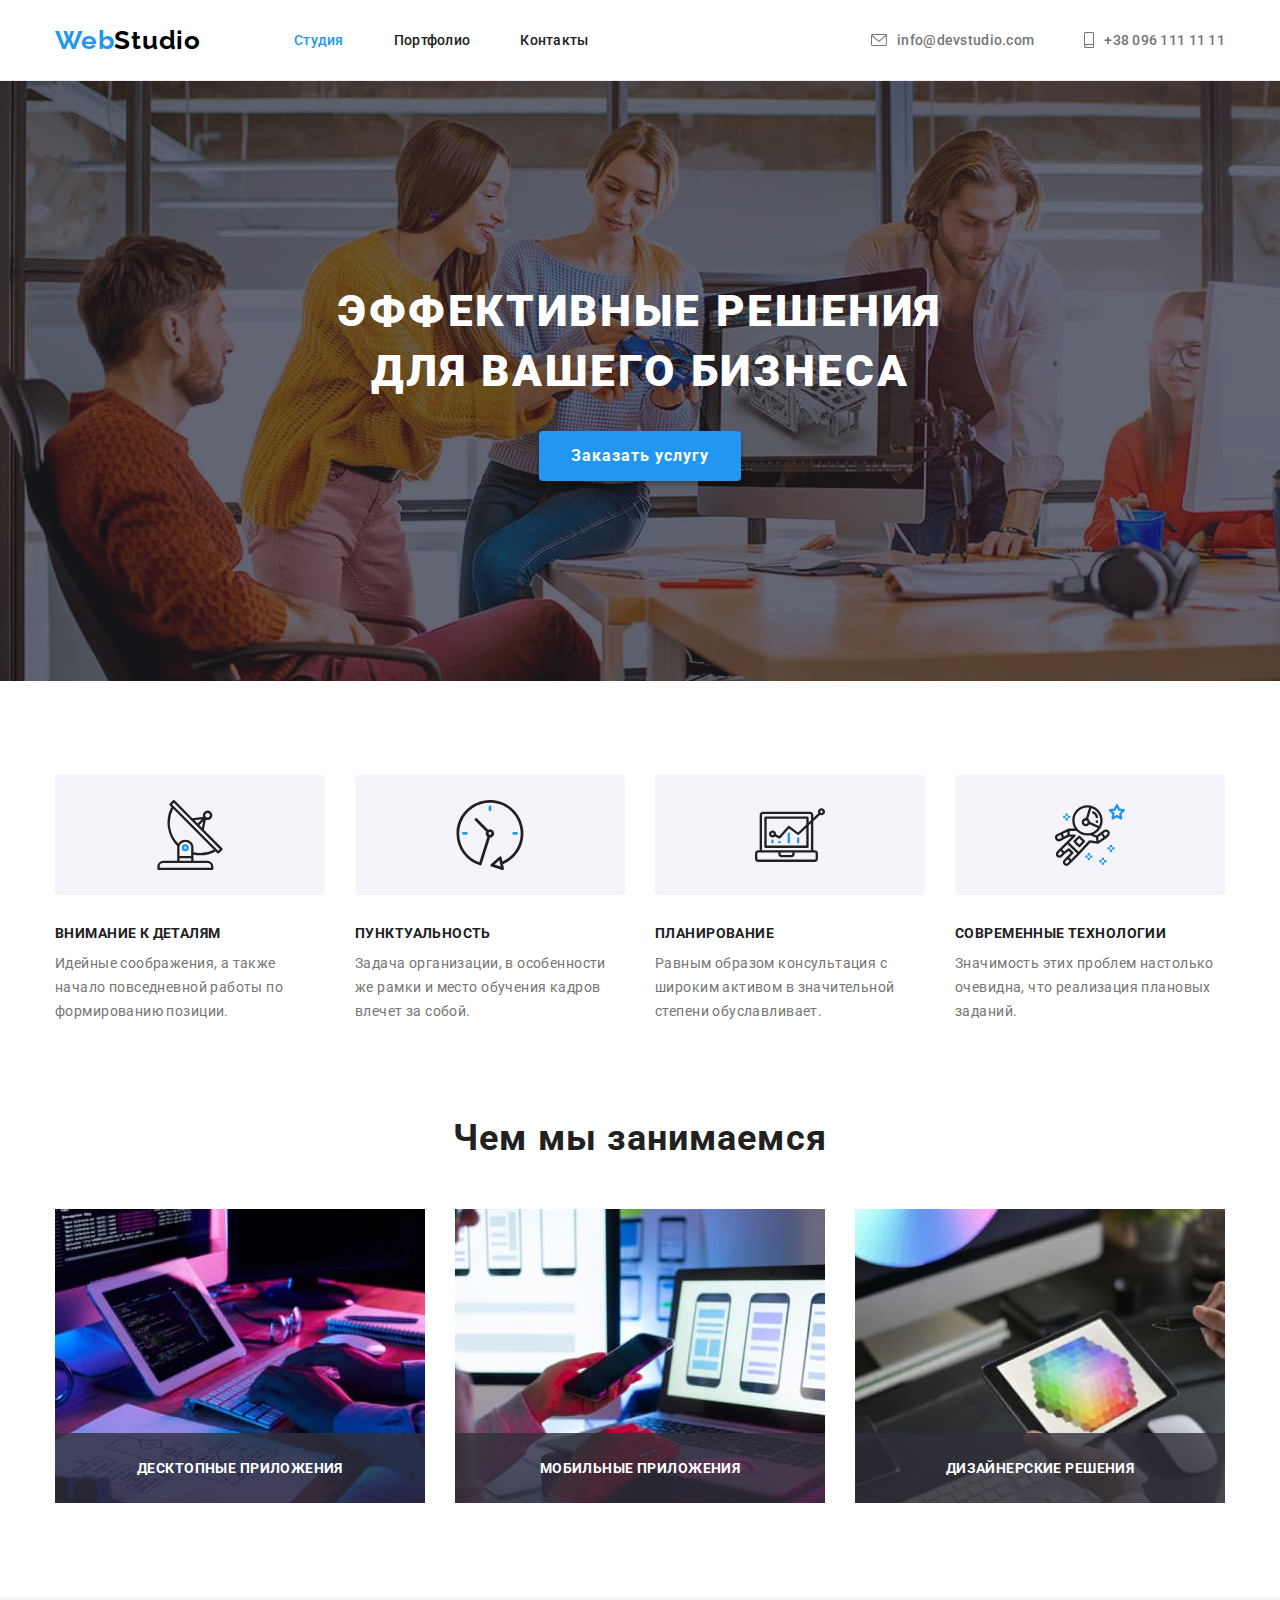
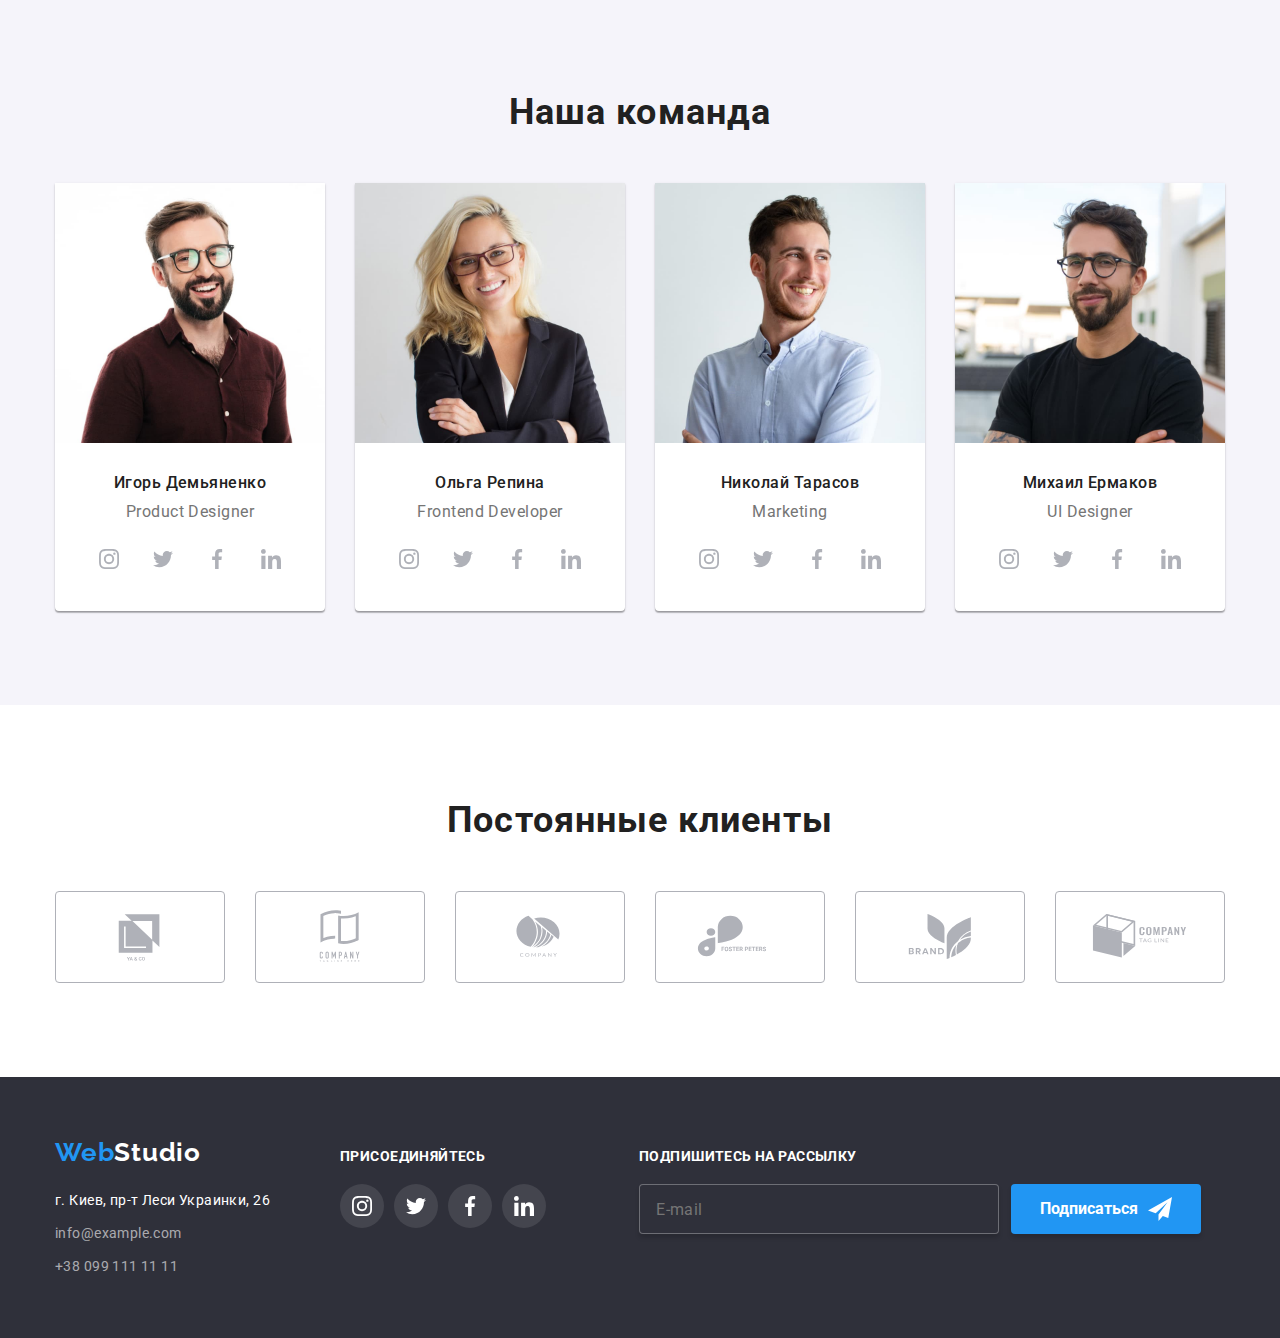
<file: index.html>
<!DOCTYPE html>
<html lang="ru">
  <head>
    <meta charset="UTF-8" />
    <meta http-equiv="X-UA-Compatible" content="IE=edge" />
    <meta name="viewport" content="width=device-width, initial-scale=1.0" />
    <title>Студія</title>
    <link rel="preconnect" href="https://fonts.googleapis.com" />
    <link rel="preconnect" href="https://fonts.gstatic.com" crossorigin />
    <link
      href="https://fonts.googleapis.com/css2?family=Raleway:wght@700&family=Roboto:wght@400;500;700;900&display=swap"
      rel="stylesheet"
    />
    <link
      rel="stylesheet"
      href="https://cdn.jsdelivr.net/npm/modern-normalize@1.1.0/modern-normalize.min.css"
    />
    <link rel="stylesheet" href="./css/main.min.css" />
  </head>
  <body>
    <!--HEADER-->
    <header class="page-header">
      <div class="container page-header__container">
        <nav class="page-nav">
          <a class="logo page-header__logo" href="./index.html" lang="en"
            >Web<span class="logo-black">Studio</span></a
          >
          <ul class="menu">
            <li class="menu__item">
              <a class="menu__link menu__link_current" href="./index.html"
                >Студия</a
              >
            </li>
            <li class="menu__item">
              <a class="menu__link" href="./portfolio.html">Портфолио</a>
            </li>
            <li class="menu__item">
              <a class="menu__link" href="">Контакты</a>
            </li>
          </ul>
        </nav>
        <ul class="contacts">
          <li class="contacts__item">
            <a class="contacts__mail" href="mailto:info@devstudio.com"
              >info@devstudio.com
              <svg class="contacts__icon" width="16" height="12">
                <use href="./images/sprite_opt.svg#icon-envelope"></use>
              </svg>
            </a>
          </li>
          <li class="contacts__item">
            <a class="contacts__phone" href="tel:+38961111111"
              >+38 096 111 11 11
              <svg class="contacts__icon" width="10" height="16">
                <use href="./images/sprite_opt.svg#icon-smartphone"></use>
              </svg>
            </a>
          </li>
        </ul>
      </div>
    </header>
    <main>
      <!--HERO-->
      <section class="page-hero">
        <div class="container">
          <h1 class="main-title">Эффективные решения для вашего бизнеса</h1>
          <button class="modal-btn" type="button" data-modal-open>
            Заказать услугу
          </button>
        </div>
      </section>
      <!--ADVANTAGES-->
      <section class="advantages-section section">
        <div class="container">
          <h2 class="visually-hidden">Наши преимущества</h2>
          <ul class="page-advantages-container">
            <li class="advantages-card">
              <a class="advantages-list-link" href="">
                <svg class="advantages-list-icon" width="70" height="70">
                  <use href="./images/sprite_opt.svg#icon-antenna"></use>
                </svg>
              </a>
              <h3 class="title-advantages">Внимание к деталям</h3>
              <p class="description-advantages">
                Идейные соображения, а также начало повседневной работы по
                формированию позиции.
              </p>
            </li>
            <li class="advantages-card">
              <a class="advantages-list-link" href="">
                <svg class="advantages-list-icon" width="70" height="70">
                  <use href="./images/sprite_opt.svg#icon-clock"></use>
                </svg>
              </a>
              <h3 class="title-advantages">Пунктуальность</h3>
              <p class="description-advantages">
                Задача организации, в особенности же рамки и место обучения
                кадров влечет за собой.
              </p>
            </li>
            <li class="advantages-card">
              <a class="advantages-list-link" href="">
                <svg class="advantages-list-icon" width="70" height="70">
                  <use href="./images/sprite_opt.svg#icon-diagram"></use>
                </svg>
              </a>
              <h3 class="title-advantages">Планирование</h3>
              <p class="description-advantages">
                Равным образом консультация с широким активом в значительной
                степени обуславливает.
              </p>
            </li>
            <li class="advantages-card">
              <a class="advantages-list-link" href="">
                <svg class="advantages-list-icon" width="70" height="70">
                  <use href="./images/sprite_opt.svg#icon-astronaut"></use>
                </svg>
              </a>
              <h3 class="title-advantages">Современные технологии</h3>
              <p class="description-advantages">
                Значимость этих проблем настолько очевидна, что реализация
                плановых заданий.
              </p>
            </li>
          </ul>
        </div>
      </section>
      <!--WORK-->
      <section class="work-section section">
        <div class="container">
          <h2 class="section-title">Чем мы занимаемся</h2>
          <ul class="page-work-container">
            <li class="product-work">
              <img
                src="./images/about/img-type.jpg"
                alt="Разрабатываем"
                width="370"
                height="294"
              />
              <div class="title-product">
                <p class="title-product-work">Десктопные приложения</p>
              </div>
            </li>
            <li class="product-work">
              <img
                src="./images/about/img-phone.jpg"
                alt="Адаптируем"
                width="370"
                height="294"
              />
              <div class="title-product">
                <p class="title-product-work">Мобильные приложения</p>
              </div>
            </li>
            <li class="product-work">
              <img
                src="./images/about/img-color.jpg"
                alt="Подбираем дизайн"
                width="370"
                height="294"
              />
              <div class="title-product">
                <p class="title-product-work">Дизайнерские решения</p>
              </div>
            </li>
          </ul>
        </div>
      </section>
      <!--EMPLOYEES-->
      <section class="employees-section section">
        <div class="container">
          <h2 class="section-title">Наша команда</h2>
          <ul class="page-employees-container">
            <li class="employees-card">
              <img
                src="./images/employees/img-igordemjanenko.jpg"
                alt="Игорь Демьяненко"
                width="270"
                height="260"
              />
              <div class="employees-card-content-wrapper">
                <h3 class="employees-name">Игорь Демьяненко</h3>
                <p class="employees-job" lang="en">Product Designer</p>
                <ul class="employees-social-list list">
                  <li class="social-item">
                    <a href="" class="employees-social-link">
                      <svg class="employees-social-icon" width="20" height="20">
                        <use
                          href="./images/sprite_opt.svg#icon-instagram"
                        ></use>
                      </svg>
                    </a>
                  </li>
                  <li class="social-item">
                    <a href="" class="employees-social-link">
                      <svg class="employees-social-icon" width="20" height="20">
                        <use href="./images/sprite_opt.svg#icon-twitter"></use>
                      </svg>
                    </a>
                  </li>
                  <li class="social-item">
                    <a href="" class="employees-social-link">
                      <svg class="employees-social-icon" width="20" height="20">
                        <use href="./images/sprite_opt.svg#icon-facebook"></use>
                      </svg>
                    </a>
                  </li>
                  <li class="social-item">
                    <a href="" class="employees-social-link">
                      <svg class="employees-social-icon" width="20" height="20">
                        <use href="./images/sprite_opt.svg#icon-linkedin"></use>
                      </svg>
                    </a>
                  </li>
                </ul>
              </div>
            </li>
            <li class="employees-card">
              <img
                src="./images/employees/img-olgarepina.jpg"
                alt="Ольга Репина"
                width="270"
                height="260"
              />
              <div class="employees-card-content-wrapper">
                <h3 class="employees-name">Ольга Репина</h3>
                <p class="employees-job" lang="en">Frontend Developer</p>
                <ul class="employees-social-list list">
                  <li class="social-item">
                    <a href="" class="employees-social-link">
                      <svg class="employees-social-icon" width="20" height="20">
                        <use
                          href="./images/sprite_opt.svg#icon-instagram"
                        ></use>
                      </svg>
                    </a>
                  </li>
                  <li class="social-item">
                    <a href="" class="employees-social-link">
                      <svg class="employees-social-icon" width="20" height="20">
                        <use href="./images/sprite_opt.svg#icon-twitter"></use>
                      </svg>
                    </a>
                  </li>
                  <li class="social-item">
                    <a href="" class="employees-social-link">
                      <svg class="employees-social-icon" width="20" height="20">
                        <use href="./images/sprite_opt.svg#icon-facebook"></use>
                      </svg>
                    </a>
                  </li>
                  <li class="social-item">
                    <a href="" class="employees-social-link">
                      <svg class="employees-social-icon" width="20" height="20">
                        <use href="./images/sprite_opt.svg#icon-linkedin"></use>
                      </svg>
                    </a>
                  </li>
                </ul>
              </div>
            </li>
            <li class="employees-card">
              <img
                src="./images/employees/img-nikolaytarasov.jpg"
                alt="Николай Тарасов"
                width="270"
                height="260"
              />
              <div class="employees-card-content-wrapper">
                <h3 class="employees-name">Николай Тарасов</h3>
                <p class="employees-job" lang="en">Marketing</p>
                <ul class="employees-social-list list">
                  <li class="social-item">
                    <a href="" class="employees-social-link">
                      <svg class="employees-social-icon" width="20" height="20">
                        <use
                          href="./images/sprite_opt.svg#icon-instagram"
                        ></use>
                      </svg>
                    </a>
                  </li>
                  <li class="social-item">
                    <a href="" class="employees-social-link">
                      <svg class="employees-social-icon" width="20" height="20">
                        <use href="./images/sprite_opt.svg#icon-twitter"></use>
                      </svg>
                    </a>
                  </li>
                  <li class="social-item">
                    <a href="" class="employees-social-link">
                      <svg class="employees-social-icon" width="20" height="20">
                        <use href="./images/sprite_opt.svg#icon-facebook"></use>
                      </svg>
                    </a>
                  </li>
                  <li class="social-item">
                    <a href="" class="employees-social-link">
                      <svg class="employees-social-icon" width="20" height="20">
                        <use href="./images/sprite_opt.svg#icon-linkedin"></use>
                      </svg>
                    </a>
                  </li>
                </ul>
              </div>
            </li>
            <li class="employees-card">
              <img
                src="./images/employees/img-mihailermakov.jpg"
                alt="Михаил Ермаков"
                width="270"
                height="260"
              />
              <div class="employees-card-content-wrapper">
                <h3 class="employees-name">Михаил Ермаков</h3>
                <p class="employees-job" lang="en">UI Designer</p>
                <ul class="employees-social-list list">
                  <li class="social-item">
                    <a href="" class="employees-social-link">
                      <svg class="employees-social-icon" width="20" height="20">
                        <use
                          href="./images/sprite_opt.svg#icon-instagram"
                        ></use>
                      </svg>
                    </a>
                  </li>
                  <li class="social-item">
                    <a href="" class="employees-social-link">
                      <svg class="employees-social-icon" width="20" height="20">
                        <use href="./images/sprite_opt.svg#icon-twitter"></use>
                      </svg>
                    </a>
                  </li>
                  <li class="social-item">
                    <a href="" class="employees-social-link">
                      <svg class="employees-social-icon" width="20" height="20">
                        <use href="./images/sprite_opt.svg#icon-facebook"></use>
                      </svg>
                    </a>
                  </li>
                  <li class="social-item">
                    <a href="" class="employees-social-link">
                      <svg class="employees-social-icon" width="20" height="20">
                        <use href="./images/sprite_opt.svg#icon-linkedin"></use>
                      </svg>
                    </a>
                  </li>
                </ul>
              </div>
            </li>
          </ul>
        </div>
      </section>
    </main>
    <!--CLIENTS-->
    <section class="section page-clients">
      <div class="container">
        <h2 class="section-title">Постоянные клиенты</h2>
        <ul class="list-clients">
          <li class="image-client">
            <a class="clients-list-link" href="">
              <svg class="client-icon" width="106" height="60">
                <use href="./images/sprite_opt.svg#icon-client-logo"></use>
              </svg>
            </a>
          </li>
          <li class="image-client">
            <a class="clients-list-link" href="">
              <svg class="client-icon" width="106" height="60">
                <use href="./images/sprite_opt.svg#icon-client-logo-1"></use>
              </svg>
            </a>
          </li>
          <li class="image-client">
            <a class="clients-list-link" href="">
              <svg class="client-icon" width="106" height="60">
                <use href="./images/sprite_opt.svg#icon-client-logo-2"></use>
              </svg>
            </a>
          </li>
          <li class="image-client">
            <a class="clients-list-link" href="">
              <svg class="client-icon" width="106" height="60">
                <use href="./images/sprite_opt.svg#icon-client-logo-3"></use>
              </svg>
            </a>
          </li>
          <li class="image-client">
            <a class="clients-list-link" href="">
              <svg class="client-icon" width="106" height="60">
                <use href="./images/sprite_opt.svg#icon-client-logo-4"></use>
              </svg>
            </a>
          </li>
          <li class="image-client">
            <a class="clients-list-link" href="">
              <svg class="client-icon" width="106" height="60">
                <use href="./images/sprite_opt.svg#icon-client-logo-5"></use>
              </svg>
            </a>
          </li>
        </ul>
      </div>
    </section>
    <!--FOOTER-->
    <footer class="page-footer">
      <div class="container page-footer__container">
        <div class="address-footer-wrap">
          <a class="page-footer__logo logo" href="./index.html" lang="en"
            >Web<span class="logo-white">Studio</span></a
          >
          <address>
            <ul>
              <li>
                <a
                  class="location"
                  href="https://goo.gl/maps/pXE2QNJU4stwtCro8"
                  target="_blank"
                  rel="noopener noreferrer"
                  >г. Киев, пр-т Леси Украинки, 26</a
                >
              </li>
              <li>
                <a class="contact-mail-footer" href="mailto:info@example.com"
                  >info@example.com</a
                >
              </li>
              <li>
                <a class="contact-phone-number-footer" href="tel:+380991111111"
                  >+38 099 111 11 11</a
                >
              </li>
            </ul>
          </address>
        </div>
        <div>
          <p class="social-footer-wrap">присоединяйтесь</p>
          <ul class="social-footer-list list">
            <li class="social-footer-list__item">
              <a href="" class="social-footer-list__link">
                <svg class="social-footer-list__icon" width="20" height="20">
                  <use href="./images/sprite_opt.svg#icon-instagram"></use>
                </svg>
              </a>
            </li>
            <li class="social-footer-list__item">
              <a href="" class="social-footer-list__link">
                <svg class="social-footer-list__icon" width="20" height="20">
                  <use href="./images/sprite_opt.svg#icon-twitter"></use>
                </svg>
              </a>
            </li>
            <li class="social-footer-list__item">
              <a href="" class="social-footer-list__link">
                <svg class="social-footer-list__icon" width="20" height="20">
                  <use href="./images/sprite_opt.svg#icon-facebook"></use>
                </svg>
              </a>
            </li>
            <li class="social-footer-list__item">
              <a href="" class="social-footer-list__link">
                <svg class="social-footer-list__icon" width="20" height="20">
                  <use href="./images/sprite_opt.svg#icon-linkedin"></use>
                </svg>
              </a>
            </li>
          </ul>
        </div>
        <form class="sign-modal-form">
          <label class="sign-mail-content">
            <span class="sign-mail-content__mail">Подпишитесь на рассылку</span>
            <input
              type="email"
              class="sign-mail-content__form"
              placeholder="E-mail"
              name="sign_user_mail"
              required
            />
          </label>
          <button type="submit" class="sign-form-button">
            Подписаться
            <svg class="sign-form-button__icon" width="24" height="24">
              <use href="./images/sprite_opt.svg#icon-sign_mail"></use>
            </svg>
          </button>
        </form>
      </div>
    </footer>
    <!--MODAL WINDOW-->
    <div class="backdrop is-hidden" data-modal>
      <div class="modal">
        <button type="button" class="modal-close-btn" data-modal-close>
          <svg class="modal-close-btn-icon" width="18" height="18">
            <use href="./images/sprite_opt.svg#icon-close-modal"></use>
          </svg>
        </button>
        <form class="modal-form">
          <p class="modal-form-title">
            Оставьте свои данные, мы вам перезвоним
          </p>
          <label class="modal-form-field">
            <span class="modal-form-input-descr">Имя</span>
            <span class="modal-form-input-wrapper">
              <input
                type="text"
                name="user_name"
                class="modal-form-input"
                required
                pattern="^[a-zA-Zа-яА-Я]+$"
                minlength="2"
              />
              <svg class="modal-form-input-icon" width="18" height="18">
                <use href="./images/sprite_opt.svg#icon-input-person"></use>
              </svg>
            </span>
          </label>
          <label class="modal-form-field">
            <span class="modal-form-input-descr">Телефон</span>
            <span class="modal-form-input-wrapper">
              <input
                type="tel"
                name="user_phone"
                class="modal-form-input"
                required
                pattern="[0-9]{3}-[0-9]{3}-[0-9]{2}-[0-9]{2}"
                title="xxx-xxx-xx-xx"
              />
              <svg class="modal-form-input-icon" width="18" height="18">
                <use href="./images/sprite_opt.svg#icon-input-phone"></use>
              </svg>
            </span>
          </label>
          <label class="modal-form-field">
            <span class="modal-form-input-descr">Почта</span>
            <span class="modal-form-input-wrapper">
              <input
                type="email"
                name="user_email"
                class="modal-form-input"
                required
                pattern="^[a-z0-9._%+-]+@[a-z0-9.-]+\.[a-z]{2,4}$"
              />
              <svg class="modal-form-input-icon" width="18" height="18">
                <use href="./images/sprite_opt.svg#icon-input-email"></use>
              </svg>
            </span>
          </label>
          <label class="modal-form-field">
            <span class="modal-form-input-descr">Комментарий</span>
            <textarea
              name="user_message"
              class="modal-form-message"
              placeholder="Введите текст"
            ></textarea>
          </label>
          <input
            id="user-policy"
            type="checkbox"
            name="user-policy"
            class="modal-form-check visually-hidden"
          />
          <label for="user-policy" class="modal-form-check-descr"
            >Соглашаюсь с рассылкой и принимаю&nbsp;<a
              href=""
              class="modal-form-check-descr-blue"
              >Условия договора
            </a>
          </label>
          <button type="submit" class="modal-form-submit">Отправить</button>
        </form>
      </div>
    </div>
    <script src="./js/modal.js"></script>
  </body>
</html>
</file>
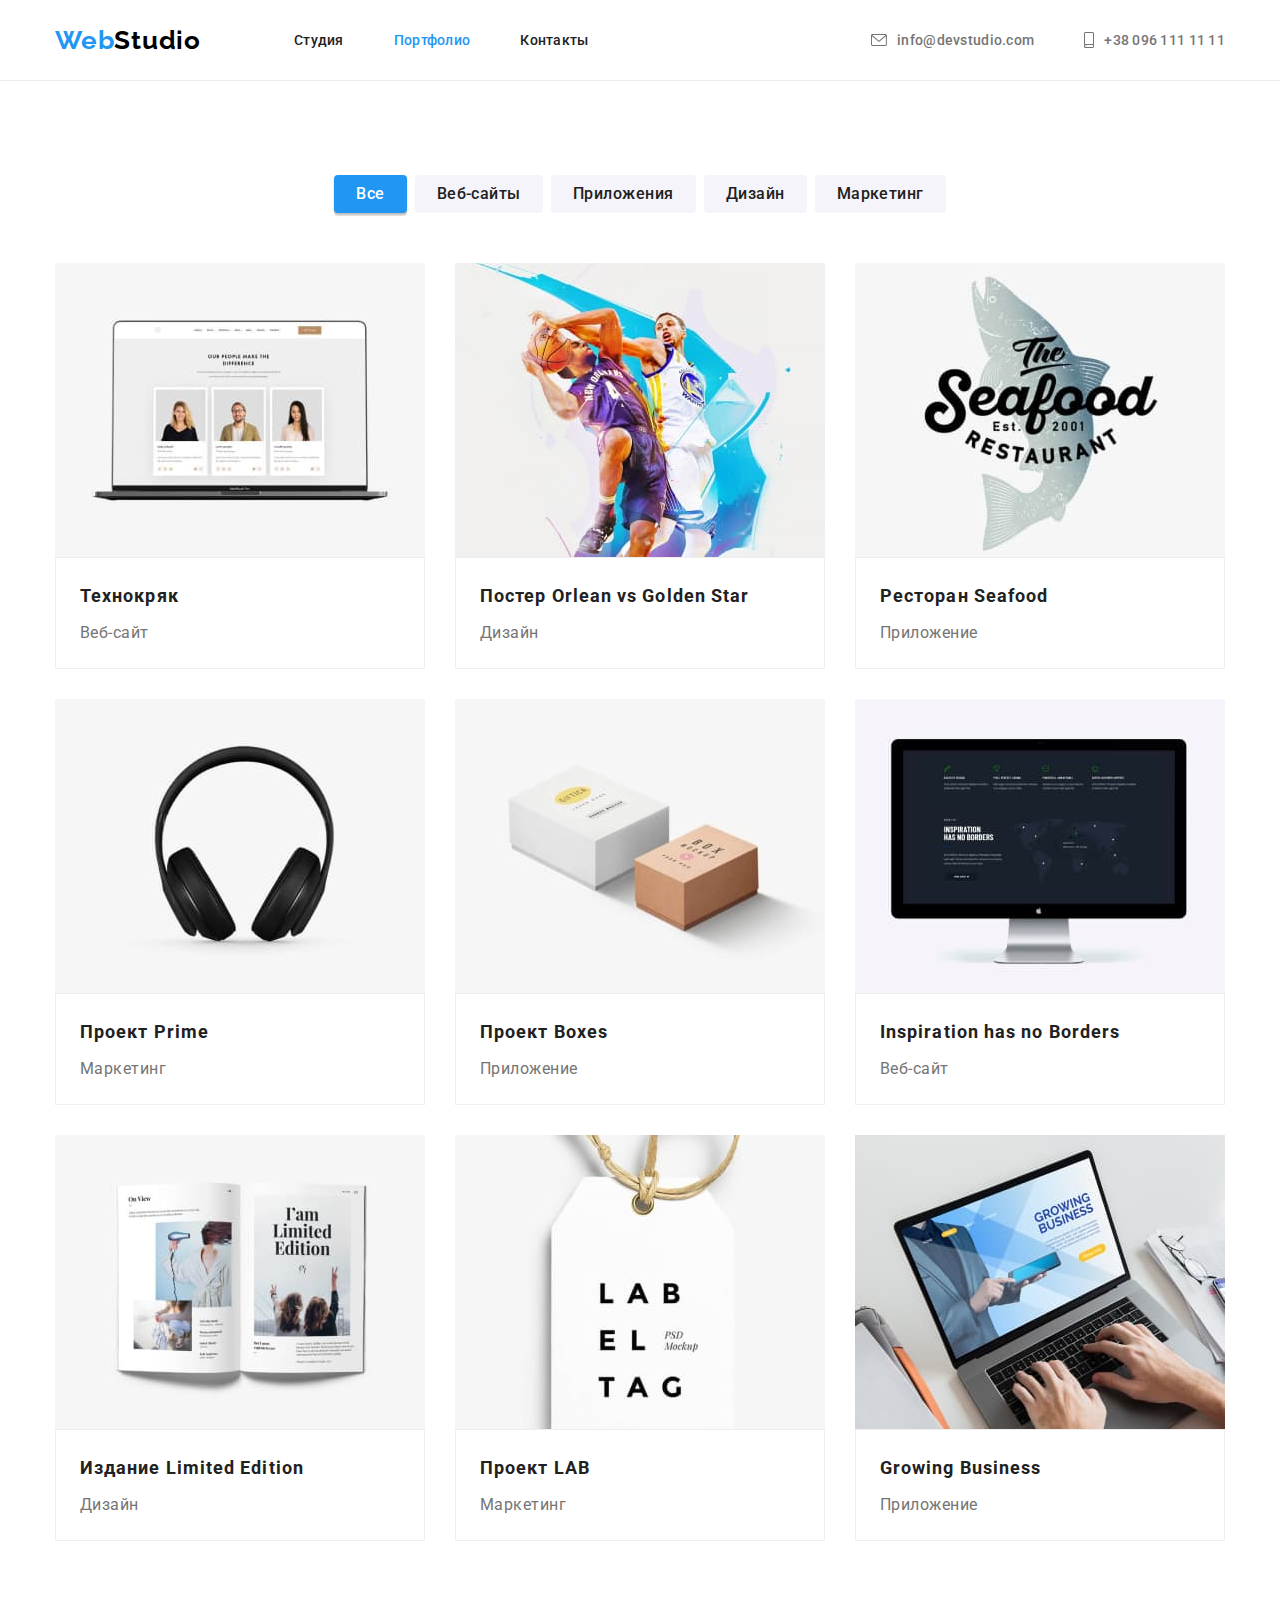
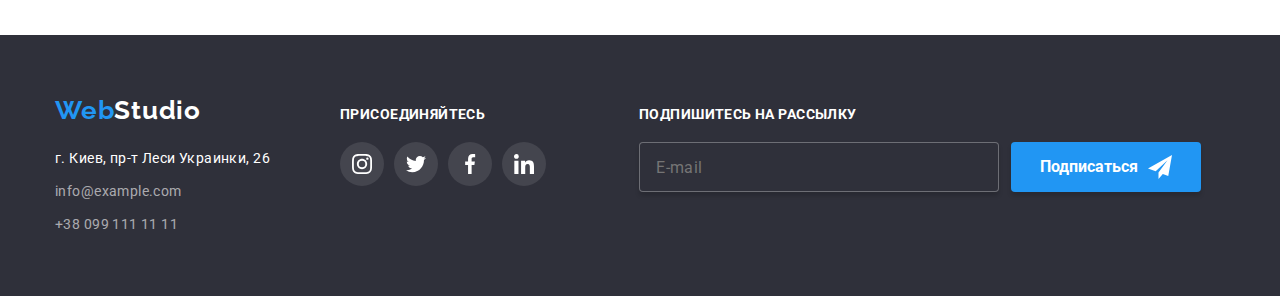
<file: portfolio.html>
<!DOCTYPE html>
<html lang="ru">
  <head>
    <meta charset="UTF-8" />
    <meta http-equiv="X-UA-Compatible" content="IE=edge" />
    <meta name="viewport" content="width=device-width, initial-scale=1.0" />
    <title>Портфоліо</title>
    <link rel="preconnect" href="https://fonts.googleapis.com" />
    <link rel="preconnect" href="https://fonts.gstatic.com" crossorigin />
    <link
      href="https://fonts.googleapis.com/css2?family=Raleway:wght@700&family=Roboto:wght@400;500;700;900&display=swap"
      rel="stylesheet"
    />
    <link
      rel="stylesheet"
      href="https://cdn.jsdelivr.net/npm/modern-normalize@1.1.0/modern-normalize.min.css"
    />
    <link rel="stylesheet" href="./css/main.min.css" />
  </head>
  <body>
    <!--HEADER-->
    <header class="page-header">
      <div class="container page-header__container">
        <nav class="page-nav">
          <a class="logo page-header__logo" href="./index.html" lang="en"
            >Web<span class="logo-black">Studio</span></a
          >
          <ul class="menu list">
            <li class="menu__item">
              <a class="menu__link" href="./index.html">Студия</a>
            </li>
            <li class="menu__item">
              <a class="menu__link menu__link_current" href="./portfolio.html"
                >Портфолио</a
              >
            </li>
            <li class="menu__item">
              <a class="menu__link" href="">Контакты</a>
            </li>
          </ul>
        </nav>
        <ul class="contacts">
          <li class="contacts__item">
            <a class="contacts__mail" href="mailto:info@devstudio.com"
              >info@devstudio.com
              <svg class="contacts__icon" width="16" height="12">
                <use href="./images/sprite_opt.svg#icon-envelope"></use>
              </svg>
            </a>
          </li>
          <li class="contacts__item">
            <a class="contacts__phone" href="tel:+38961111111"
              >+38 096 111 11 11
              <svg class="contacts__icon" width="10" height="16">
                <use href="./images/sprite_opt.svg#icon-smartphone"></use>
              </svg>
            </a>
          </li>
        </ul>
      </div>
    </header>
    <main>
      <!--HERO-->
      <section class="section">
        <div class="container">
          <h1 class="visually-hidden">Страница Портфолио</h1>
          <ul class="page-button-container">
            <li>
              <button class="modal-btn-portfolio button-current" type="button">
                Все
              </button>
            </li>
            <li>
              <button class="modal-btn-portfolio" type="button">
                Веб-сайты
              </button>
            </li>
            <li>
              <button class="modal-btn-portfolio" type="button">
                Приложения
              </button>
            </li>
            <li>
              <button class="modal-btn-portfolio" type="button">Дизайн</button>
            </li>
            <li>
              <button class="modal-btn-portfolio" type="button">
                Маркетинг
              </button>
            </li>
          </ul>
          <!--PROJECTS-->
          <h2 class="visually-hidden">Наши проекты</h2>
          <ul class="projects-foto projects-container">
            <li class="projects-card menu-projects-hover">
              <a class="menu-projects-description" href="">
                <div class="overlay-portfolio">
                  <img
                    src="./images/portfolio-projects/tehnokryak.jpg"
                    alt="Веб-сайт"
                    width="370"
                    height="294"
                  />
                  <p class="overlay-portfolio-content">
                    Ресурс предлагает комплексные предложения с разным уровнем
                    функционала и сервисов. Все это позволит посетителю получить
                    исчерпывающие сведения о компании или частном лице.
                  </p>
                </div>
                <div class="project-card-content-wrapper">
                  <h2 class="img-project">Технокряк</h2>
                  <p class="description-project">Веб-сайт</p>
                </div>
              </a>
            </li>
            <li class="projects-card menu-projects-hover">
              <a class="menu-projects-description" href="">
                <div class="overlay-portfolio">
                  <img
                    src="./images/portfolio-projects/poster-basket.jpg"
                    alt="Постер баскетбол"
                    width="370"
                    height="294"
                  />
                  <p class="overlay-portfolio-content">
                    Ресурс предлагает комплексные предложения с разным уровнем
                    функционала и сервисов. Все это позволит посетителю получить
                    исчерпывающие сведения о компании или частном лице.
                  </p>
                </div>
                <div class="project-card-content-wrapper">
                  <h2 class="img-project">
                    Постер<span lang="en"> Orlean vs Golden Star</span>
                  </h2>
                  <p class="description-project">Дизайн</p>
                </div>
              </a>
            </li>
            <li class="projects-card menu-projects-hover">
              <a class="menu-projects-description" href="">
                <div class="overlay-portfolio">
                  <img
                    src="./images/portfolio-projects/restorant-seafood.jpg"
                    alt="Ресторан"
                    width="370"
                    height="294"
                  />
                  <p class="overlay-portfolio-content">
                    Ресурс предлагает комплексные предложения с разным уровнем
                    функционала и сервисов. Все это позволит посетителю получить
                    исчерпывающие сведения о компании или частном лице.
                  </p>
                </div>
                <div class="project-card-content-wrapper">
                  <h2 class="img-project">
                    Ресторан<span lang="en"> Seafood</span>
                  </h2>
                  <p class="description-project">Приложение</p>
                </div>
              </a>
            </li>
            <li class="projects-card menu-projects-hover">
              <a class="menu-projects-description" href="">
                <div class="overlay-portfolio">
                  <img
                    src="./images/portfolio-projects/project-prime.jpg"
                    alt="Проект Prime"
                    width="370"
                    height="294"
                  />
                  <p class="overlay-portfolio-content">
                    Ресурс предлагает комплексные предложения с разным уровнем
                    функционала и сервисов. Все это позволит посетителю получить
                    исчерпывающие сведения о компании или частном лице.
                  </p>
                </div>
                <div class="project-card-content-wrapper">
                  <h2 class="img-project">
                    Проект<span lang="en"> Prime</span>
                  </h2>
                  <p class="description-project">Маркетинг</p>
                </div>
              </a>
            </li>
            <li class="projects-card menu-projects-hover">
              <a class="menu-projects-description" href="">
                <div class="overlay-portfolio">
                  <img
                    src="./images/portfolio-projects/project-boxes.jpg"
                    alt="Проект Boxes"
                    width="370"
                    height="294"
                  />
                  <p class="overlay-portfolio-content">
                    Ресурс предлагает комплексные предложения с разным уровнем
                    функционала и сервисов. Все это позволит посетителю получить
                    исчерпывающие сведения о компании или частном лице.
                  </p>
                </div>
                <div class="project-card-content-wrapper">
                  <h2 class="img-project">
                    Проект<span lang="en"> Boxes</span>
                  </h2>
                  <p class="description-project">Приложение</p>
                </div>
              </a>
            </li>
            <li class="projects-card menu-projects-hover">
              <a class="menu-projects-description" href="">
                <div class="overlay-portfolio">
                  <img
                    src="./images/portfolio-projects/inspiration.jpg"
                    alt="Веб-сайт"
                    width="370"
                    height="294"
                  />
                  <p class="overlay-portfolio-content">
                    Ресурс предлагает комплексные предложения с разным уровнем
                    функционала и сервисов. Все это позволит посетителю получить
                    исчерпывающие сведения о компании или частном лице.
                  </p>
                </div>
                <div class="project-card-content-wrapper">
                  <h2 class="img-project">
                    <span lang="en">Inspiration has no Borders</span>
                  </h2>
                  <p class="description-project">Веб-сайт</p>
                </div>
              </a>
            </li>
            <li class="projects-card menu-projects-hover">
              <a class="menu-projects-description" href="">
                <div class="overlay-portfolio">
                  <img
                    src="./images/portfolio-projects/limited-edition.jpg"
                    alt="Издание LE"
                    width="370"
                    height="294"
                  />
                  <p class="overlay-portfolio-content">
                    Ресурс предлагает комплексные предложения с разным уровнем
                    функционала и сервисов. Все это позволит посетителю получить
                    исчерпывающие сведения о компании или частном лице.
                  </p>
                </div>
                <div class="project-card-content-wrapper">
                  <h2 class="img-project">
                    Издание <span lang="en">Limited Edition</span>
                  </h2>
                  <p class="description-project">Дизайн</p>
                </div>
              </a>
            </li>
            <li class="projects-card menu-projects-hover">
              <a class="menu-projects-description" href="">
                <div class="overlay-portfolio">
                  <img
                    src="./images/portfolio-projects/project-lab.jpg"
                    alt="Проект LAB"
                    width="370"
                    height="294"
                  />
                  <p class="overlay-portfolio-content">
                    Ресурс предлагает комплексные предложения с разным уровнем
                    функционала и сервисов. Все это позволит посетителю получить
                    исчерпывающие сведения о компании или частном лице.
                  </p>
                </div>
                <div class="project-card-content-wrapper">
                  <h2 class="img-project">Проект<span lang="en"> LAB</span></h2>
                  <p class="description-project">Маркетинг</p>
                </div>
              </a>
            </li>
            <li class="projects-card menu-projects-hover">
              <a class="menu-projects-description" href="">
                <div class="overlay-portfolio">
                  <img
                    src="./images/portfolio-projects/growing-business.jpg"
                    alt="Приложение"
                    width="370"
                    height="294"
                  />
                  <p class="overlay-portfolio-content">
                    Ресурс предлагает комплексные предложения с разным уровнем
                    функционала и сервисов. Все это позволит посетителю получить
                    исчерпывающие сведения о компании или частном лице.
                  </p>
                </div>
                <div class="project-card-content-wrapper">
                  <h2 class="img-project">
                    <span lang="en">Growing Business</span>
                  </h2>
                  <p class="description-project">Приложение</p>
                </div>
              </a>
            </li>
          </ul>
        </div>
      </section>
    </main>
    <!--FOOTER-->
    <footer class="page-footer">
      <div class="container page-footer__container">
        <div class="address-footer-wrap">
          <a class="page-footer__logo logo" href="./index.html" lang="en"
            >Web<span class="logo-white">Studio</span></a
          >
          <address>
            <ul>
              <li>
                <a
                  class="location"
                  href="https://goo.gl/maps/pXE2QNJU4stwtCro8"
                  target="_blank"
                  rel="noopener noreferrer"
                  >г. Киев, пр-т Леси Украинки, 26</a
                >
              </li>
              <li>
                <a class="contact-mail-footer" href="mailto:info@example.com"
                  >info@example.com</a
                >
              </li>
              <li>
                <a class="contact-phone-number-footer" href="tel:+380991111111"
                  >+38 099 111 11 11</a
                >
              </li>
            </ul>
          </address>
        </div>
        <div>
          <p class="social-footer-wrap">присоединяйтесь</p>
          <ul class="social-footer-list list">
            <li class="social-footer-list__item">
              <a href="" class="social-footer-list__link">
                <svg class="social-footer-list__icon" width="20" height="20">
                  <use href="./images/sprite_opt.svg#icon-instagram"></use>
                </svg>
              </a>
            </li>
            <li class="social-footer-list__item">
              <a href="" class="social-footer-list__link">
                <svg class="social-footer-list__icon" width="20" height="20">
                  <use href="./images/sprite_opt.svg#icon-twitter"></use>
                </svg>
              </a>
            </li>
            <li class="social-footer-list__item">
              <a href="" class="social-footer-list__link">
                <svg class="social-footer-list__icon" width="20" height="20">
                  <use href="./images/sprite_opt.svg#icon-facebook"></use>
                </svg>
              </a>
            </li>
            <li class="social-footer-list__item">
              <a href="" class="social-footer-list__link">
                <svg class="social-footer-list__icon" width="20" height="20">
                  <use href="./images/sprite_opt.svg#icon-linkedin"></use>
                </svg>
              </a>
            </li>
          </ul>
        </div>
        <form class="sign-modal-form">
          <label class="sign-mail-content">
            <span class="sign-mail-content__mail">Подпишитесь на рассылку</span>
            <input
              type="email"
              class="sign-mail-content__form"
              placeholder="E-mail"
              name="sign_user_mail"
              required
            />
          </label>
          <button type="submit" class="sign-form-button">
            Подписаться
            <svg class="sign-form-button__icon" width="24" height="24">
              <use href="./images/sprite_opt.svg#icon-sign_mail"></use>
            </svg>
          </button>
        </form>
      </div>
    </footer>
  </body>
</html>
</file>
<file: css/main.min.css>
:root{--primary-font: "Roboto", sans-serif;--secondary-font: "Raleway", sans-serif;--primary-text-color-theme-light: #212121;--secondary-text-color-theme-light: #757575;--primary-text-color-theme-dark: #ffffff;--secondary-text-color-theme-dark: #ffffff99;--accent-color: #2196f3;--modal-btn-color-main: #188ce8;--modal-btn-color-portfolio: #f5f4fa;--section-background-color: #e5e5e5;--section-background-dark-color: #f5f4fa;--icon-color: #afb1b8;--transition-dur-and-func: 250ms cubic-bezier(0.4, 0, 0.2, 1)}.visually-hidden{position:absolute;width:1px;height:1px;padding:0;margin:-1px;overflow:hidden;clip:rect(0, 0, 0, 0);white-space:nowrap;border:0}.clients-list-link,.employees-social-link,.advantages-list-link,.social-footer-list__link,.contacts__item,.title-product,.modal-close-btn{display:flex;align-items:center;justify-content:center}.projects-foto,.page-button-container{display:flex;flex-wrap:wrap;justify-content:center}body{font-family:var(--primary-font);font-size:14px;color:var(--primary-text-color-theme-light);line-height:1.5;-webkit-font-smoothing:antialiased}html,body{height:100%}h1,h2,h3,h4,p{margin-top:0;margin-bottom:0;overflow-wrap:break-word}ul,ol{margin-top:0;margin-bottom:0;padding-left:0;list-style:none}img,svg{display:block;max-width:100%}address{font-style:normal}button{cursor:pointer}input,button,textarea{font:inherit}a{text-decoration:none}.link{text-decoration:none}.list{list-style:none}*,*::before,*::after{box-sizing:border-box;margin:0;padding:0}.section{padding-top:94px;padding-bottom:94px}.container{width:1200px;padding:0 15px;margin:0 auto}.modal-btn{min-width:200px;font-family:inherit;font-size:16px;font-weight:700;line-height:1.875;display:flex;align-items:center;text-align:center;letter-spacing:.06em;color:var(--primary-text-color-theme-dark);background-color:var(--accent-color);box-shadow:0px 4px 4px rgba(0,0,0,.25);border-radius:4px;border:none;padding:10px 32px;display:block;margin:0 auto}.modal-btn:hover,.modal-btn:focus{background-color:var(--modal-btn-color-main);color:var(--primary-text-color-theme-dark)}.modal-btn-portfolio{font-family:inherit;font-size:16px;font-weight:500;line-height:1.625;text-align:center;letter-spacing:.03em;color:var(--primary-text-color-theme-light);background:var(--modal-btn-color-portfolio);border-radius:4px;border:none;padding:6px 22px;display:block;margin:0 auto;transition:background-color var(--transition-dur-and-func),color var(--transition-dur-and-func)}.modal-btn-portfolio:hover,.modal-btn-portfolio:focus,.button-current{background-color:var(--accent-color);color:var(--primary-text-color-theme-dark);box-shadow:0px 3px 1px rgba(0,0,0,.1),0px 1px 2px rgba(0,0,0,.08),0px 2px 2px rgba(0,0,0,.12)}.modal{min-width:528px;min-height:581px;background-color:#fff;position:absolute;top:50%;left:50%;padding:40px;transform:translate(-50%, -50%);border-radius:4px;box-shadow:0px 2px 1px 0px rgba(0,0,0,.2);box-shadow:0px 1px 1px 0px rgba(0,0,0,.14);box-shadow:0px 1px 3px 0px rgba(0,0,0,.12);transition:box-shadow var(--transition-dur-and-func),transform var(--transition-dur-and-func)}.modal-close-btn{background-color:rgba(0,0,0,0);border:1px solid rgba(0,0,0,.1);padding:0;width:30px;height:30px;border-radius:50%;position:absolute;top:8px;right:8px;transition:border-color var(--transition-dur-and-func)}.modal-close-btn:hover,.modal-close-btn:focus{border-color:var(--accent-color)}.modal-close-btn-icon{transition:fill var(--transition-dur-and-func)}.modal-close-btn:hover .modal-close-btn-icon,.modal-close-btn:focus .modal-close-btn-icon{fill:var(--accent-color)}.modal-form{display:flex;flex-direction:column}.modal-form-title{font-size:20px;font-weight:700;line-height:1.15;letter-spacing:.03em;color:var(--primary-text-color-theme-light);margin-bottom:12px}.modal-form-input-wrapper{display:block;position:relative}.modal-form-field{margin-bottom:10px}.modal-form-input-descr{display:block;position:relative;font-size:12px;font-weight:400;line-height:1.1666666667;letter-spacing:.01em;margin-bottom:4px}.modal-form-input{width:100%;height:40px;border:1px solid rgba(33,33,33,.2);border-radius:4px;padding-left:42px;color:#000;transition:border-color var(--transition-dur-and-func),fill var(--transition-dur-and-func)}.modal-form-input:focus{outline:none;border-color:var(--accent-color)}.modal-form-input-icon{display:block;position:absolute;top:50%;left:12px;transform:translate(0, -50%)}.modal-form-input:focus+.modal-form-input-icon{fill:var(--accent-color)}.modal-form-message{resize:none;width:100%;height:120px;border:1px solid rgba(33,33,33,.2);border-radius:4px;padding:12px 16px;transition:border-color var(--transition-dur-and-func)}.modal-form-message:focus{outline:none;border-color:var(--accent-color)}.modal-form-message::placeholder{font-size:12px;font-weight:400;line-height:1.1666666667;font-size:14px;line-height:1.14;color:rgba(117,117,117,.5019607843)}.modal-form-check-descr{display:flex;align-items:center;font-size:14px;font-weight:400;line-height:1.7142857143;margin-bottom:30px}.modal-form-check-descr::before{display:block;content:"";width:16px;height:15px;border:1px solid var(--primary-text-color-theme-light);border-radius:4px;box-shadow:0px 4px 4px 0px rgba(0,0,0,.2509803922);cursor:pointer;margin-right:9px;margin-left:12px}.modal-form-check:checked+.modal-form-check-descr::before{background-color:var(--accent-color);background-image:url(../images/check-icon.svg);background-repeat:no-repeat;background-position:center;border-color:var(--accent-color)}.modal-form-check:focus+.modal-form-check-descr::before{outline:1px solid var(--accent-color)}.modal-form-check-descr-blue{color:var(--accent-color);border-bottom:1px solid var(--accent-color);line-height:1.15}.modal-form-submit{display:block;align-self:center;min-width:200px;color:var(--primary-text-color-theme-dark);font-size:16px;font-weight:700;line-height:1.875;align-items:center;text-align:center;letter-spacing:.06em;background-color:var(--accent-color);box-shadow:0px 4px 4px 0px rgba(0,0,0,.1490196078);border-radius:4px;padding:10px 55px;margin:0 auto;border:none;transition:background-color var(--transition-dur-and-func),color var(--transition-dur-and-func)}.modal-form-submit:hover,.modal-form-submit:focus{background-color:var(--modal-btn-color-main);color:var(--primary-text-color-theme-dark)}.backdrop{position:fixed;top:0;left:0;width:100%;height:100%;background-color:rgba(0,0,0,.2);transition:opacity var(--transition-dur-and-func)}.backdrop.is-hidden{visibility:hidden;opacity:0;pointer-events:none}.backdrop.is-hidden.modal{transform:translate(-50%, -50%) scale(0.7)}.section-title{font-size:36px;font-weight:700;line-height:1.1666666667;text-align:center;letter-spacing:.03em;color:var(--primary-text-color-theme-light);margin-bottom:50px}.main-title{font-size:44px;font-weight:900;line-height:1.3636363636;max-width:650px;margin:0 auto;margin-bottom:30px;text-align:center;letter-spacing:.06em;text-transform:uppercase;color:var(--primary-text-color-theme-dark)}.title-advantages{font-size:14px;font-weight:700;line-height:1.1428571429;letter-spacing:.03em;text-transform:uppercase;color:var(--primary-text-color-theme-light);margin-bottom:10px}.title-product{position:absolute;bottom:0;left:0;width:100%;height:70px;padding-top:27px;padding-bottom:27px;background-color:rgba(48,47,58,.8)}.title-product-work{color:var(--primary-text-color-theme-dark);font-size:14px;font-weight:700;line-height:1.1428571429;letter-spacing:.03em;text-transform:uppercase}.logo{font-size:26px;font-weight:700;line-height:1.1923076923;font-family:var(--secondary-font);letter-spacing:.03em;color:var(--accent-color)}.contacts{display:flex;align-items:center}.contacts__mail{font-size:14px;font-weight:500;line-height:1.1428571429;letter-spacing:.02em;color:var(--secondary-text-color-theme-light);margin-right:50px;padding:32px 0;display:flex;justify-content:center;transition:color var(--transition-dur-and-func)}.contacts__mail:hover,.contacts__mail:focus{color:var(--accent-color)}.contacts__icon{align-self:center;fill:currentColor;margin-right:10px;order:-1}.contacts__phone{font-size:14px;font-weight:500;line-height:1.1428571429;letter-spacing:.02em;color:var(--secondary-text-color-theme-light);padding:32px 0;display:flex;justify-content:center;transition:color var(--transition-dur-and-func)}.contacts__phone:hover,.contacts__phone:focus{color:var(--accent-color)}.sign-form-button{padding:10px 29px;max-width:200px;display:flex;align-items:center;gap:10px;cursor:pointer;border:none;background-color:var(--accent-color);box-shadow:0px 4px 4px rgba(0,0,0,.15);border-radius:4px;font-size:16px;font-weight:700;line-height:1.875;color:var(--primary-text-color-theme-dark);transition:background-color var(--transition-dur-and-func)}.sign-form-button__icon{margin-left:0px}.social-footer-list{display:flex;justify-content:center;gap:10px}.social-footer-list__link{background-color:rgba(255,255,255,.1);width:44px;height:44px;border-radius:50%;transition:background-color var(--transition-dur-and-func),fill var(--transition-dur-and-func)}.social-footer-list__link:hover,.social-footer-list__link:focus{background-color:var(--accent-color)}.social-footer-list__icon{fill:var(--primary-text-color-theme-dark)}.social-link-footer:hover .social-footer-list__icon,.social-link-footer:focus .social-footer-list__icon{fill:var(--primary-text-color-theme-dark)}.page-header{color:var(--primary-text-color-theme-dark);border-bottom:1px solid #ececec}.page-header__container{display:flex;align-items:center;justify-content:space-between}.page-nav{display:flex;align-items:center}.page-header__logo{margin-right:93px}.logo-black{color:#000}.menu{display:flex;align-items:center}.menu__item:not(:last-child){margin-right:50px}.menu__link{font-family:var(--primary-font);font-size:14px;font-weight:500;line-height:1.1428571429;letter-spacing:.02em;color:var(--primary-text-color-theme-light);padding:32px 0;display:block;position:relative;transition:color var(--transition-dur-and-func)}.menu__link:hover,.menu__link:focus{color:var(--accent-color)}.menu__link.current::after{display:block;content:"";width:100%;height:4px;border-radius:2px;background-color:var(--accent-color);position:absolute;left:0;bottom:0;margin-bottom:-1px;transition:background-color var(--transition-dur-and-func)}.menu__link_current{color:var(--accent-color)}.page-hero{background-image:linear-gradient(rgba(47, 48, 58, 0.4), rgba(47, 48, 58, 0.4)),url("../images/hero/bg.jpg");background-color:#c4c4c4;max-width:1600px;margin:0 auto;padding:200px 0}.page-section{max-width:1600px;margin:0 auto;padding:200px 0}.advantages-section{padding-bottom:0}.page-advantages-container{display:flex;flex-wrap:wrap;gap:30px}.advantages-card{flex-basis:calc((100% - 90px)/4);display:flex;flex-direction:column}.advantages-list-link{width:270px;height:120px;border-radius:4px;background-color:var(--section-background-dark-color);margin-bottom:30px}.advantages-list-icon{justify-content:center;align-items:center}.description-advantages{font-size:14px;font-weight:400;line-height:1.7142857143;letter-spacing:.03em;color:var(--secondary-text-color-theme-light)}.work-section{color:var(--section-background-color)}.page-work-container{display:flex;flex-wrap:wrap;gap:30px}.product-work{position:relative}.img-project{font-size:18px;font-weight:700;line-height:2;letter-spacing:.06em;color:var(--primary-text-color-theme-light)}.description-project{font-size:16px;font-weight:400;line-height:1.875;letter-spacing:.03em;color:var(--secondary-text-color-theme-light);margin-top:4px}.page-button-container{gap:8px;margin-bottom:50px}.projects-foto{gap:30px}.projects-card{flex-basis:calc((100% - 60px)/3)}.project-card-content-wrapper{padding:20px 24px;border:1px solid #eee;background:#fff}.menu-projects-description{display:block;text-decoration:none}.menu-projects-hover:hover{box-shadow:0px 4px 4px 0px rgba(0,0,0,.2509803922)}.overlay-portfolio{position:relative;overflow:hidden}.overlay-portfolio-content{font-size:14px;font-weight:400;line-height:2;letter-spacing:.03em;color:var(--primary-text-color-theme-dark);position:absolute;top:0;left:0;width:100%;height:100%;padding:63px 24px;background-color:rgba(33,150,243,.9);overflow-y:auto;transform:translateY(100%);transition:transform var(--transition-dur-and-func)}.menu-projects-description:hover .overlay-portfolio-content,.menu-projects-description:focus .overlay-portfolio-content{transform:translate(0, 0)}.employees-section{background-color:var(--section-background-dark-color)}.page-employees-container{display:flex;align-items:center;gap:30px}.employees-name{font-size:16px;font-weight:500;line-height:1.1875;text-align:center;letter-spacing:.03em;color:var(--primary-text-color-theme-light)}.employees-job{font-size:16px;font-weight:400;line-height:1.1875;text-align:center;letter-spacing:.03em;color:var(--secondary-text-color-theme-light);margin-top:10px;margin-bottom:16px}.employees-card{flex-basis:calc((100% - 90px)/4);box-shadow:0px 1px 3px rgba(0,0,0,.12),0px 1px 1px rgba(0,0,0,.14),0px 2px 1px rgba(0,0,0,.2);border-radius:0px 0px 4px 4px;background-color:var(--primary-text-color-theme-dark)}.employees-card-content-wrapper{padding:30px}.employees-social-list{display:flex;justify-content:center;gap:10px}.employees-social-link{background-color:var(--primary-text-color-theme-dark);width:44px;height:44px;border-radius:50%;transition:background-color var(--transition-dur-and-func),fill var(--transition-dur-and-func)}.employees-social-link:hover,.employees-social-link:focus{background-color:var(--accent-color)}.employees-social-icon{fill:var(--icon-color)}.employees-social-link:hover .employees-social-icon,.employees-social-link:focus .employees-social-icon{fill:var(--primary-text-color-theme-dark)}.list-clients{display:flex;flex-wrap:wrap;gap:30px}.image-client{flex-basis:calc((100% - 150px)/6)}.clients-list-link{width:170px;height:92px;border:1px solid var(--icon-color);border-radius:4px;color:var(--icon-color);transition:color var(--transition-dur-and-func),fill var(--transition-dur-and-func),border-color var(--transition-dur-and-func)}.clients-list-link:hover,.clients-list-link:focus{color:var(--accent-color);border:1px solid var(--accent-color);border-color:var(--accent-color)}.client-icon{fill:currentColor}.page-footer{background:#2f303a;padding-top:60px;padding-bottom:60px}.page-footer__container{display:flex;align-items:baseline}.address-footer-wrap{margin-right:70px}.page-footer__logo{display:block;padding-bottom:20px}.logo-white{color:var(--primary-text-color-theme-dark)}.location,.contact-mail-footer,.contact-phone-number-footer{font-size:14px;font-weight:400;line-height:1.7142857143;letter-spacing:.03em;color:var(--primary-text-color-theme-dark)}.contact-mail-footer,.contact-phone-number-footer{color:rgba(255,255,255,.6)}.location,.contact-mail-footer{display:block;margin-bottom:9px}.social-footer-wrap{margin-bottom:20px;font-family:var(--primary-font);font-size:14px;font-weight:700;line-height:1.1428571429;letter-spacing:.03em;text-transform:uppercase;color:var(--primary-text-color-theme-dark)}.sign-modal-form{display:flex;align-items:flex-end;gap:12px;padding-left:93px}.sign-mail-content{display:flex;flex-direction:column}.sign-mail-content__mail{margin-bottom:20px;font-family:inherit;font-style:normal;font-size:14px;font-weight:700;line-height:1.1428571429;letter-spacing:.03em;text-transform:uppercase;color:var(--primary-text-color-theme-dark)}.sign-mail-content__form{width:360px;height:50px;padding-left:16px;font-style:normal;font-size:16px;font-weight:400;line-height:1.25;letter-spacing:.03em;color:var(--modal-btn-color-portfolio);background-color:#2f303a;border:1px solid rgba(255,255,255,.3);box-shadow:0px 4px 4px rgba(0,0,0,.15);border-radius:4px;transition:border-color var(--transition-dur-and-func)}.sign-mail-content__form:focus{border-color:var(--accent-color);outline:none}/*# sourceMappingURL=main.min.css.map */
</file>
